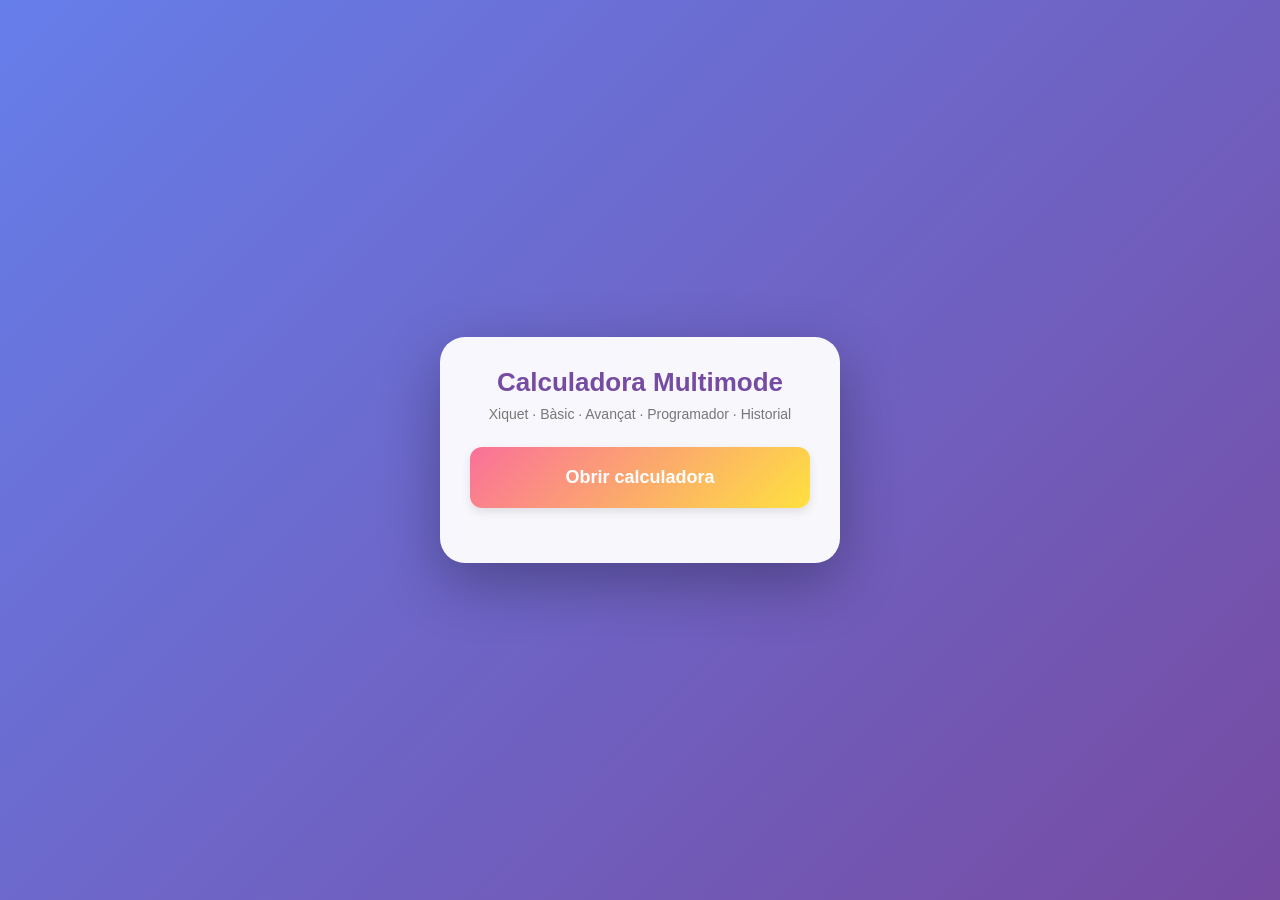
<file: index.html>
<!DOCTYPE html>
<html lang="ca">
<head>
    <meta charset="UTF-8">
    <meta name="viewport" content="width=device-width, initial-scale=1.0">
    <title>Calculadora Multimode - Inici</title>
    <link rel="stylesheet" href="calculatora.css">
</head>
<body>
    <div class="calculator-container launcher">
        <h1>Calculadora Multimode</h1>
        <p>Xiquet &middot; B&agrave;sic &middot; Avan&ccedil;at &middot; Programador &middot; Historial</p>

        <button id="obrir" class="btn btn-equals">Obrir calculadora</button>

        <!-- Avis que apareix si el navegador bloqueja la finestra emergent -->
        <p id="avis" class="avis"></p>
    </div>

    <script src="inici.js" defer></script>
</body>
</html>
</file>
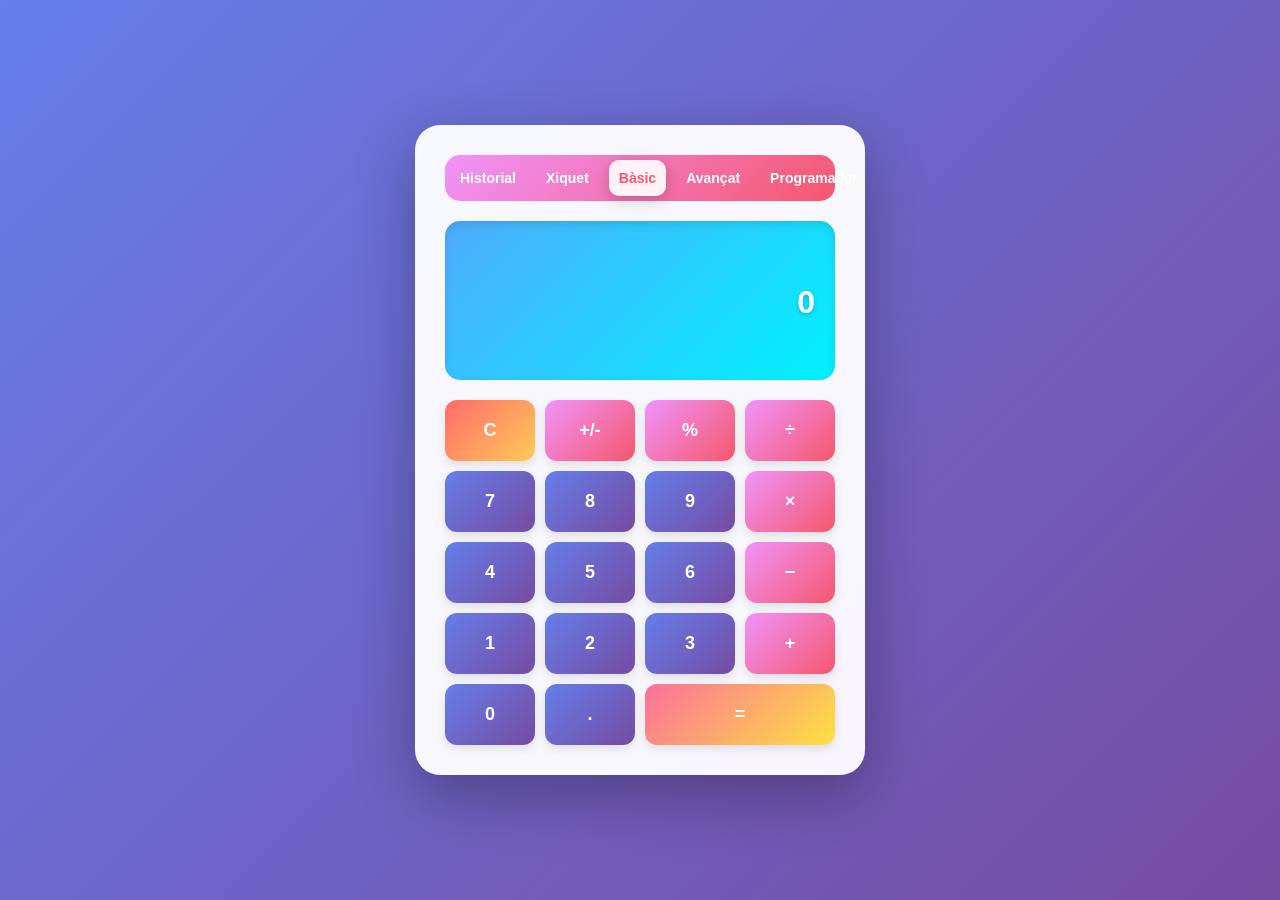
<file: calculatora.html>
<!DOCTYPE html>
<html lang="ca">
<head>
    <meta charset="UTF-8">
    <meta name="viewport" content="width=device-width, initial-scale=1.0">
    <title>Calculadora Multimode</title>
    <link rel="stylesheet" href="calculatora.css">
</head>
<body>
    <div class="calculator-container">
        <div class="mode-selector">
            <button class="mode-btn" data-mode="historial">Historial</button>
            <button class="mode-btn" data-mode="xiquet">Xiquet</button>
            <button class="mode-btn active" data-mode="basic">Bàsic</button>
            <button class="mode-btn" data-mode="advanced">Avançat</button>
            <button class="mode-btn" data-mode="programmer">Programador</button>
        </div>

        <div class="display">
            <div class="display-previ" id="previ"></div>
            <div class="display-history" id="historial"></div>
            <div class="display-main" id="display">0</div>
            <div class="status" id="status"></div>
        </div>

        <!-- Selector de base per a mode programador -->
        <div id="baseSelector" class="base-selector hidden">
            <button class="base-btn active" data-base="10">DEC</button>
            <button class="base-btn" data-base="16">HEX</button>
            <button class="base-btn" data-base="8">OCT</button>
            <button class="base-btn" data-base="2">BIN</button>
        </div>

        <!-- Mode Xiquet -->
        <div id="xiquetMode" class="buttons-grid xiquet-grid hidden">
            <button class="btn btn-clear" onclick="calc.netejar()">C</button>

            <button class="btn btn-number" onclick="calc.afegirNombre('7')">7</button>
            <button class="btn btn-number" onclick="calc.afegirNombre('8')">8</button>
            <button class="btn btn-number" onclick="calc.afegirNombre('9')">9</button>

            <button class="btn btn-number" onclick="calc.afegirNombre('4')">4</button>
            <button class="btn btn-number" onclick="calc.afegirNombre('5')">5</button>
            <button class="btn btn-number" onclick="calc.afegirNombre('6')">6</button>
            <button class="btn btn-operator" onclick="calc.establirOperador('-')">−</button>
            
            <button class="btn btn-number" onclick="calc.afegirNombre('1')">1</button>
            <button class="btn btn-number" onclick="calc.afegirNombre('2')">2</button>
            <button class="btn btn-number" onclick="calc.afegirNombre('3')">3</button>
            <button class="btn btn-operator" onclick="calc.establirOperador('+')">+</button>
            
            <button class="btn btn-number" onclick="calc.afegirNombre('0')">0</button>
            <button class="btn btn-equals" onclick="calc.calcular()">=</button>

        </div>

        <!-- Mode Bàsic -->
        <div id="basicMode" class="buttons-grid basic-grid">
            <button class="btn btn-clear" onclick="calc.netejar()">C</button>
            <button class="btn btn-operator" onclick="calc.canviarSigne()">+/-</button>
            <button class="btn btn-operator" onclick="calc.percentatge()">%</button>
            <button class="btn btn-operator" onclick="calc.establirOperador('/')">÷</button>
            
            <button class="btn btn-number" onclick="calc.afegirNombre('7')">7</button>
            <button class="btn btn-number" onclick="calc.afegirNombre('8')">8</button>
            <button class="btn btn-number" onclick="calc.afegirNombre('9')">9</button>
            <button class="btn btn-operator" onclick="calc.establirOperador('*')">×</button>
            
            <button class="btn btn-number" onclick="calc.afegirNombre('4')">4</button>
            <button class="btn btn-number" onclick="calc.afegirNombre('5')">5</button>
            <button class="btn btn-number" onclick="calc.afegirNombre('6')">6</button>
            <button class="btn btn-operator" onclick="calc.establirOperador('-')">−</button>
            
            <button class="btn btn-number" onclick="calc.afegirNombre('1')">1</button>
            <button class="btn btn-number" onclick="calc.afegirNombre('2')">2</button>
            <button class="btn btn-number" onclick="calc.afegirNombre('3')">3</button>
            <button class="btn btn-operator" onclick="calc.establirOperador('+')">+</button>
            
            <button class="btn btn-number" onclick="calc.afegirNombre('0')">0</button>
            <button class="btn btn-number" onclick="calc.decimal()">.</button>
            <button class="btn btn-equals" onclick="calc.calcular()">=</button>
        </div>

        <!-- Mode Avançat -->
        <div id="advancedMode" class="buttons-grid advanced-grid hidden">
            <button class="btn btn-clear" onclick="calc.netejar()">C</button>
            <button class="btn btn-function" onclick="calc.funcioCientifica('sin')">sin</button>
            <button class="btn btn-function" onclick="calc.funcioCientifica('cos')">cos</button>
            <button class="btn btn-function" onclick="calc.funcioCientifica('tan')">tan</button>
            <button class="btn btn-operator" onclick="calc.establirOperador('/')">÷</button>
            
            <button class="btn btn-function" onclick="calc.funcioCientifica('ln')">ln</button>
            <button class="btn btn-function" onclick="calc.funcioCientifica('log')">log</button>
            <button class="btn btn-function" onclick="calc.funcioCientifica('sqrt')">√</button>
            <button class="btn btn-function" onclick="calc.establirOperador('pow')">x^y</button>
            <button class="btn btn-operator" onclick="calc.establirOperador('*')">×</button>
            
            <button class="btn btn-number" onclick="calc.afegirNombre('7')">7</button>
            <button class="btn btn-number" onclick="calc.afegirNombre('8')">8</button>
            <button class="btn btn-number" onclick="calc.afegirNombre('9')">9</button>
            <button class="btn btn-function" onclick="calc.funcioCientifica('exp')">e^x</button>
            <button class="btn btn-operator" onclick="calc.establirOperador('-')">−</button>
            
            <button class="btn btn-number" onclick="calc.afegirNombre('4')">4</button>
            <button class="btn btn-number" onclick="calc.afegirNombre('5')">5</button>
            <button class="btn btn-number" onclick="calc.afegirNombre('6')">6</button>
            <button class="btn btn-function" onclick="calc.factorial()">n!</button>
            <button class="btn btn-operator" onclick="calc.establirOperador('+')">+</button>
            
            <button class="btn btn-number" onclick="calc.afegirNombre('1')">1</button>
            <button class="btn btn-number" onclick="calc.afegirNombre('2')">2</button>
            <button class="btn btn-number" onclick="calc.afegirNombre('3')">3</button>
            <button class="btn btn-function" onclick="calc.pi()">π</button>
            <button class="btn btn-function" onclick="calc.e()">e</button>
            
            <button class="btn btn-number" onclick="calc.afegirNombre('0')">0</button>
            <button class="btn btn-number" onclick="calc.decimal()">.</button>
            <button class="btn btn-operator" onclick="calc.canviarSigne()">+/-</button>
            <button class="btn btn-equals" onclick="calc.calcular()">=</button>
        </div>

        <!-- Mode Programador -->
        <div id="programmerMode" class="buttons-grid programmer-grid hidden">
            <button class="btn btn-hex" onclick="calc.afegirNombre('A')">A</button>
            <button class="btn btn-hex" onclick="calc.afegirNombre('B')">B</button>
            <button class="btn btn-hex" onclick="calc.afegirNombre('C')">C</button>
            <button class="btn btn-hex" onclick="calc.afegirNombre('D')">D</button>

            <button class="btn btn-hex" onclick="calc.afegirNombre('E')">E</button>
            <button class="btn btn-hex" onclick="calc.afegirNombre('F')">F</button>
            <button class="btn btn-function" onclick="calc.establirOperador('and')">AND</button>
            <button class="btn btn-function" onclick="calc.establirOperador('or')">OR</button>

            <button class="btn btn-function" onclick="calc.establirOperador('xor')">XOR</button>
            <button class="btn btn-function" onclick="calc.operacioBitwiseUnaria('not')">NOT</button>
            <button class="btn btn-function" onclick="calc.operacioBitwiseUnaria('lshift')">&lt;&lt;</button>
            <button class="btn btn-function" onclick="calc.operacioBitwiseUnaria('rshift')">&gt;&gt;</button>

            <button class="btn btn-number" onclick="calc.afegirNombre('7')">7</button>
            <button class="btn btn-number" onclick="calc.afegirNombre('8')">8</button>
            <button class="btn btn-number" onclick="calc.afegirNombre('9')">9</button>
            <button class="btn btn-operator" onclick="calc.establirOperador('/')">÷</button>

            <button class="btn btn-number" onclick="calc.afegirNombre('4')">4</button>
            <button class="btn btn-number" onclick="calc.afegirNombre('5')">5</button>
            <button class="btn btn-number" onclick="calc.afegirNombre('6')">6</button>
            <button class="btn btn-operator" onclick="calc.establirOperador('*')">×</button>

            <button class="btn btn-number" onclick="calc.afegirNombre('1')">1</button>
            <button class="btn btn-number" onclick="calc.afegirNombre('2')">2</button>
            <button class="btn btn-number" onclick="calc.afegirNombre('3')">3</button>
            <button class="btn btn-operator" onclick="calc.establirOperador('-')">−</button>

            <button class="btn btn-clear" onclick="calc.netejar()">C</button>
            <button class="btn btn-number" onclick="calc.afegirNombre('0')">0</button>
            <button class="btn btn-equals" style="grid-column: span 1;" onclick="calc.calcular()">=</button>
            <button class="btn btn-operator" onclick="calc.establirOperador('+')">+</button>
        </div>

        <!-- Mode Historial -->
        <div id="historialMode" class="historial hidden">
            <div class="historial-capcalera">
                <span id="historialOrigen"></span>
                <button class="historial-btn" onclick="calc.carregarHistorial()">↻ Recarregar</button>
            </div>
            <ul id="llistaHistorial" class="historial-llista"></ul>
        </div>
    </div>

    <script src="calculatora.js" defer></script>
</body>
</html>
</file>
<file: calculatora.css>
* {
            margin: 0;
            padding: 0;
            box-sizing: border-box;
        }

        .xiquet-grid .btn {
            font-size: 24px;
            padding: 24px;
        }

        .xiquet-grid {
            grid-template-columns: repeat(4, 1fr);
        }   
        
        body {
            font-family: 'Segoe UI', Tahoma, Geneva, Verdana, sans-serif;
            background: linear-gradient(135deg, #667eea 0%, #764ba2 100%);
            min-height: 100vh;
            display: flex;
            justify-content: center;
            align-items: center;
            padding: 20px;
        }

        .calculator-container {
            background: rgba(255, 255, 255, 0.95);
            border-radius: 25px;
            box-shadow: 0 20px 60px rgba(0, 0, 0, 0.3);
            padding: 30px;
            max-width: 450px;
            width: 100%;
            backdrop-filter: blur(10px);
            animation: slideIn 0.5s ease-out;
        }

        @keyframes slideIn {
            from {
                opacity: 0;
                transform: translateY(-20px);
            }
            to {
                opacity: 1;
                transform: translateY(0);
            }
        }

        .mode-selector {
            display: flex;
            gap: 10px;
            margin-bottom: 20px;
            background: linear-gradient(135deg, #f093fb 0%, #f5576c 100%);
            padding: 5px;
            border-radius: 15px;
        }

        .mode-btn {
            flex: 1;
            padding: 10px;
            border: none;
            background: transparent;
            color: white;
            font-weight: 600;
            border-radius: 10px;
            cursor: pointer;
            transition: all 0.3s ease;
            font-size: 14px;
        }

        .mode-btn.active {
            background: rgba(255, 255, 255, 0.9);
            color: #f5576c;
            box-shadow: 0 4px 15px rgba(0, 0, 0, 0.2);
        }

        .mode-btn:hover:not(.active) {
            background: rgba(255, 255, 255, 0.2);
        }

        .display {
            background: linear-gradient(135deg, #4facfe 0%, #00f2fe 100%);
            border-radius: 15px;
            padding: 20px;
            margin-bottom: 20px;
            box-shadow: inset 0 4px 10px rgba(0, 0, 0, 0.1);
        }

        .display-history {
            color: rgba(255, 255, 255, 0.7);
            font-size: 14px;
            height: 20px;
            text-align: right;
            margin-bottom: 5px;
        }

        .display-main {
            color: white;
            font-size: 32px;
            font-weight: 700;
            text-align: right;
            word-wrap: break-word;
            word-break: break-all;
            min-height: 40px;
            text-shadow: 0 2px 4px rgba(0, 0, 0, 0.2);
        }
        

        /* ===== Estat de les operacions ===== */
        .status {
            height: 26px;
            margin-top: 10px;
            padding: 0 12px;
            border-radius: 8px;
            font-size: 13px;
            font-weight: 600;
            line-height: 26px;
            text-align: center;
            color: white;
            white-space: nowrap;
            overflow: hidden;
            text-overflow: ellipsis;
            transition: background 0.3s ease;
        }

        .status:empty {
            background: transparent;
        }

        .status.success {
            background: rgba(22, 163, 74, 0.85);
            animation: statusIn 0.3s ease-out;
        }

        .status.error {
            background: rgba(220, 38, 38, 0.85);
            animation: statusIn 0.3s ease-out;
        }

        @keyframes statusIn {
            from {
                opacity: 0;
                transform: translateY(-4px);
            }
            to {
                opacity: 1;
                transform: translateY(0);
            }
        }

        /* ===== Operació anterior ===== */
        .display-previ {
            color: rgba(255, 255, 255, 0.85);
            font-size: 13px;
            height: 18px;
            text-align: right;
            font-style: italic;
        }

        .buttons-grid {
            display: grid;
            gap: 10px;
        }

        .basic-grid {
            grid-template-columns: repeat(4, 1fr);
        }

        .advanced-grid {
            grid-template-columns: repeat(5, 1fr);
        }

        .programmer-grid {
            grid-template-columns: repeat(4, 1fr);
        }

        .btn {
            padding: 20px;
            border: none;
            border-radius: 12px;
            font-size: 18px;
            font-weight: 600;
            cursor: pointer;
            transition: all 0.3s ease;
            box-shadow: 0 4px 10px rgba(0, 0, 0, 0.1);
            color: white;
        }

        .btn:hover {
            transform: translateY(-2px);
            box-shadow: 0 6px 20px rgba(0, 0, 0, 0.15);
        }

        .btn:active {
            transform: translateY(0);
            box-shadow: 0 2px 5px rgba(0, 0, 0, 0.1);
        }

        .btn-number {
            background: linear-gradient(135deg, #667eea 0%, #764ba2 100%);
        }

        .btn-operator {
            background: linear-gradient(135deg, #f093fb 0%, #f5576c 100%);
        }

        .btn-equals {
            background: linear-gradient(135deg, #fa709a 0%, #fee140 100%);
            grid-column: span 2;
        }

        .btn-clear {
            background: linear-gradient(135deg, #ff6b6b 0%, #feca57 100%);
        }

        .btn-function {
            background: linear-gradient(135deg, #4facfe 0%, #00f2fe 100%);
            font-size: 14px;
        }

        .btn-hex {
            background: linear-gradient(135deg, #a8edea 0%, #fed6e3 100%);
            color: #333;
            font-weight: 700;
        }

        .base-selector {
            display: grid;
            grid-template-columns: repeat(4, 1fr);
            gap: 10px;
            margin-bottom: 15px;
        }

        .base-btn {
            padding: 8px;
            border: 2px solid transparent;
            border-radius: 8px;
            background: linear-gradient(135deg, #ffecd2 0%, #fcb69f 100%);
            color: #333;
            font-weight: 600;
            cursor: pointer;
            transition: all 0.3s ease;
        }

        .base-btn.active {
            border-color: #f5576c;
            box-shadow: 0 4px 15px rgba(245, 87, 108, 0.3);
        }

        .hidden {
            display: none;
        }

        @media (max-width: 480px) {
            .calculator-container {
                padding: 20px;
            }
            
            .btn {
                padding: 15px;
                font-size: 16px;
            }
            
            .display-main {
                font-size: 28px;
            }
        }

                /* ===== Mode Historial ===== */
        .historial-capcalera {
            display: flex;
            justify-content: space-between;
            align-items: center;
            margin-bottom: 10px;
            font-size: 13px;
            color: #764ba2;
            font-weight: 600;
        }

        .historial-btn {
            border: none;
            background: linear-gradient(135deg, #667eea 0%, #764ba2 100%);
            color: white;
            padding: 6px 12px;
            border-radius: 8px;
            cursor: pointer;
            font-weight: 600;
        }

        .historial-llista {
            list-style: none;
            max-height: 380px;
            overflow-y: auto;
            display: flex;
            flex-direction: column;
            gap: 8px;
        }

        .historial-item {
            background: #f4f2fb;
            border-left: 4px solid #764ba2;
            border-radius: 8px;
            padding: 10px 12px;
        }

        .historial-operacio {
            font-size: 16px;
            font-weight: 700;
            color: #333;
        }

        .historial-info {
            font-size: 12px;
            color: #888;
            margin-top: 2px;
        }

        .historial-buit {
            text-align: center;
            color: #888;
            padding: 20px;
        }
        /* ===== Pàgina d'inici (index.html) ===== */
        .launcher {
            text-align: center;
            max-width: 400px;
        }

        .launcher h1 {
            color: #764ba2;
            font-size: 26px;
            margin-bottom: 8px;
        }

        .launcher p {
            color: #777;
            font-size: 14px;
            margin-bottom: 25px;
        }

        .launcher .btn {
            width: 100%;
            grid-column: auto;
        }

        .avis {
            color: #dc2626;
            font-size: 13px;
            margin-top: 15px;
            margin-bottom: 0;
        }
</file>
